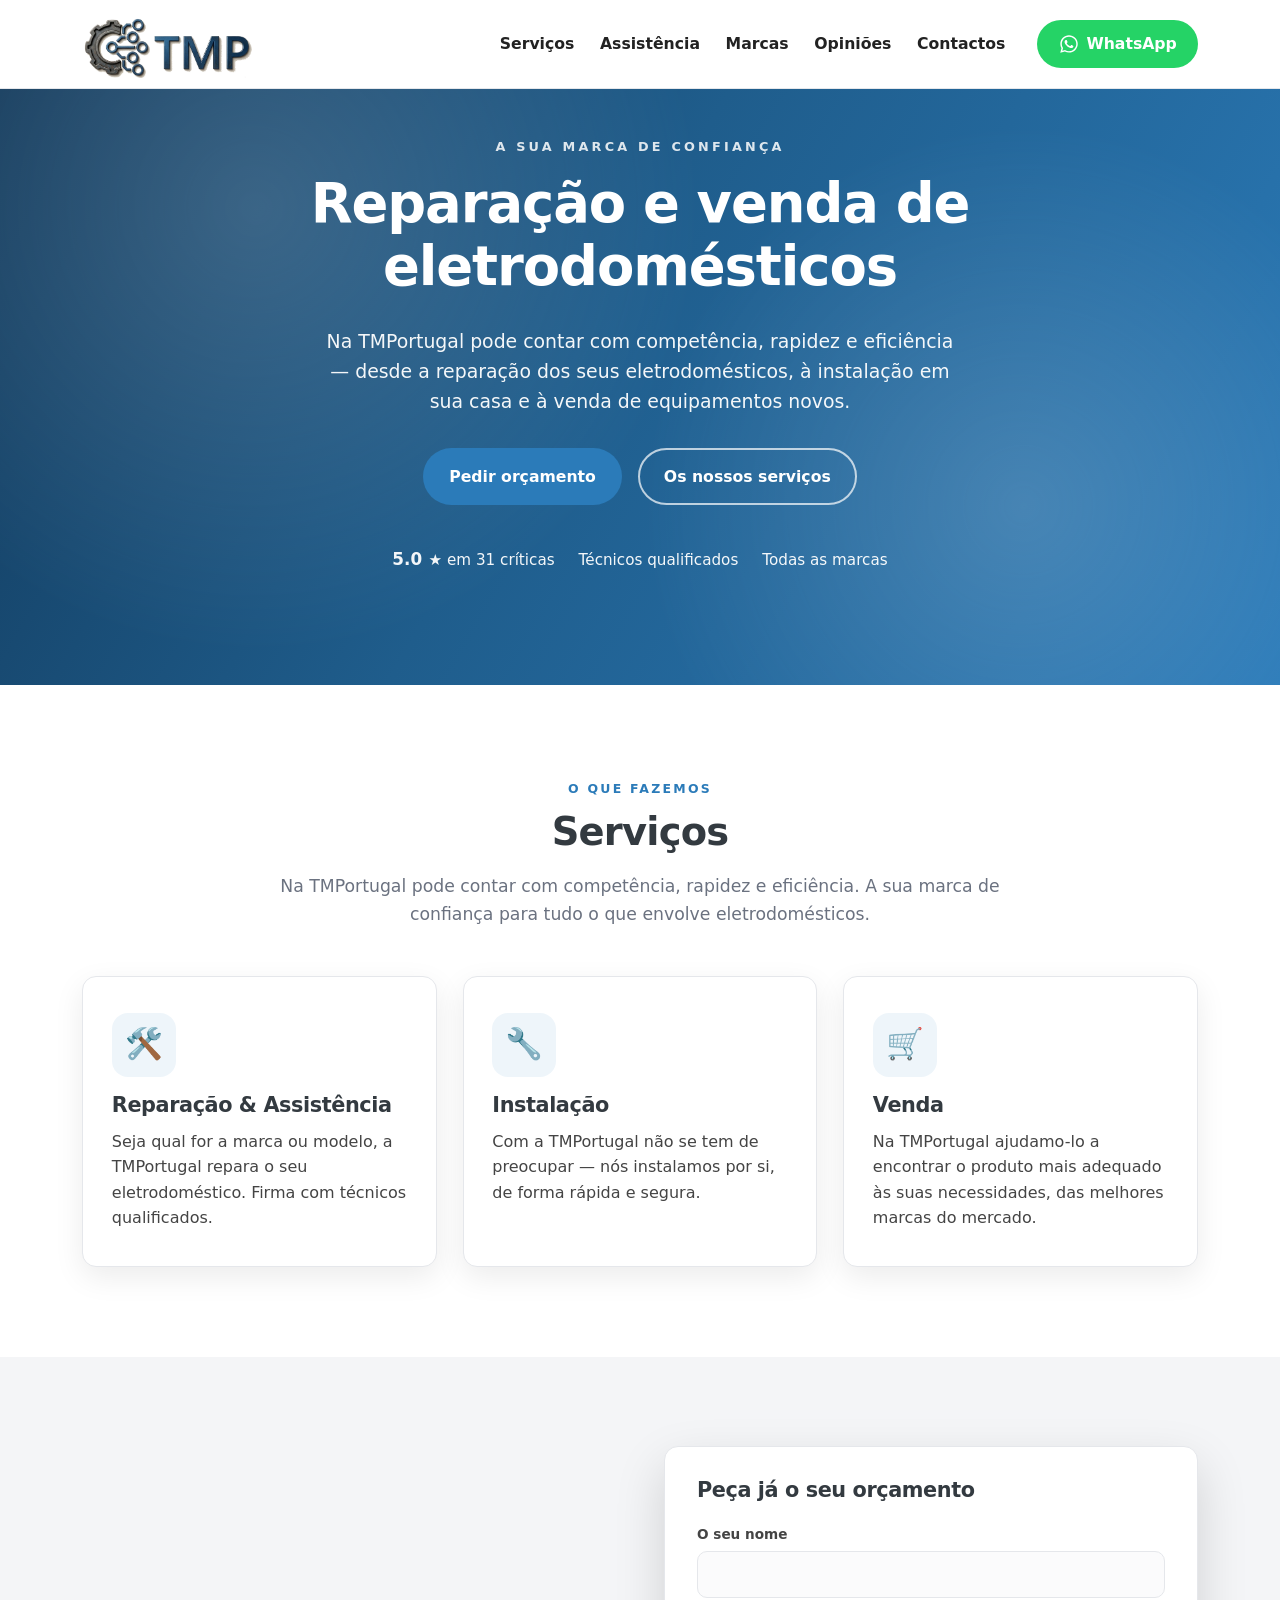
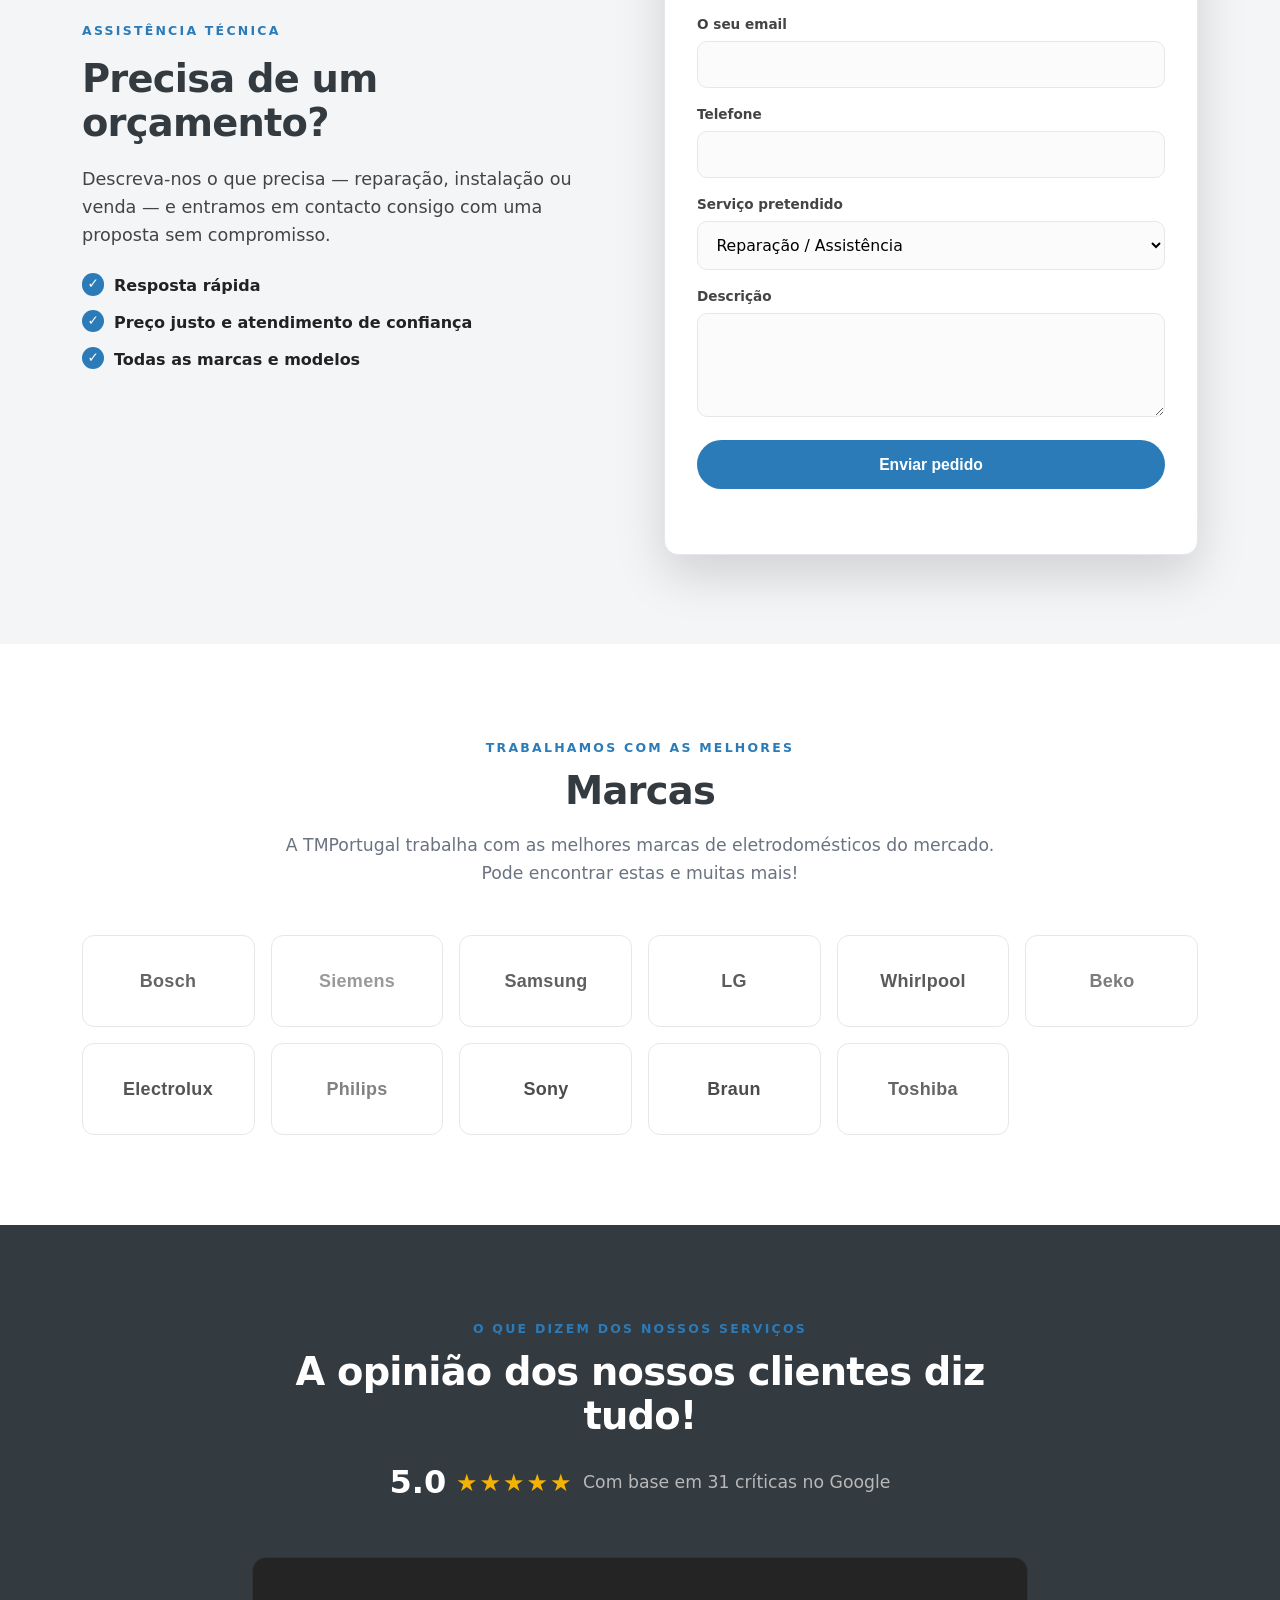
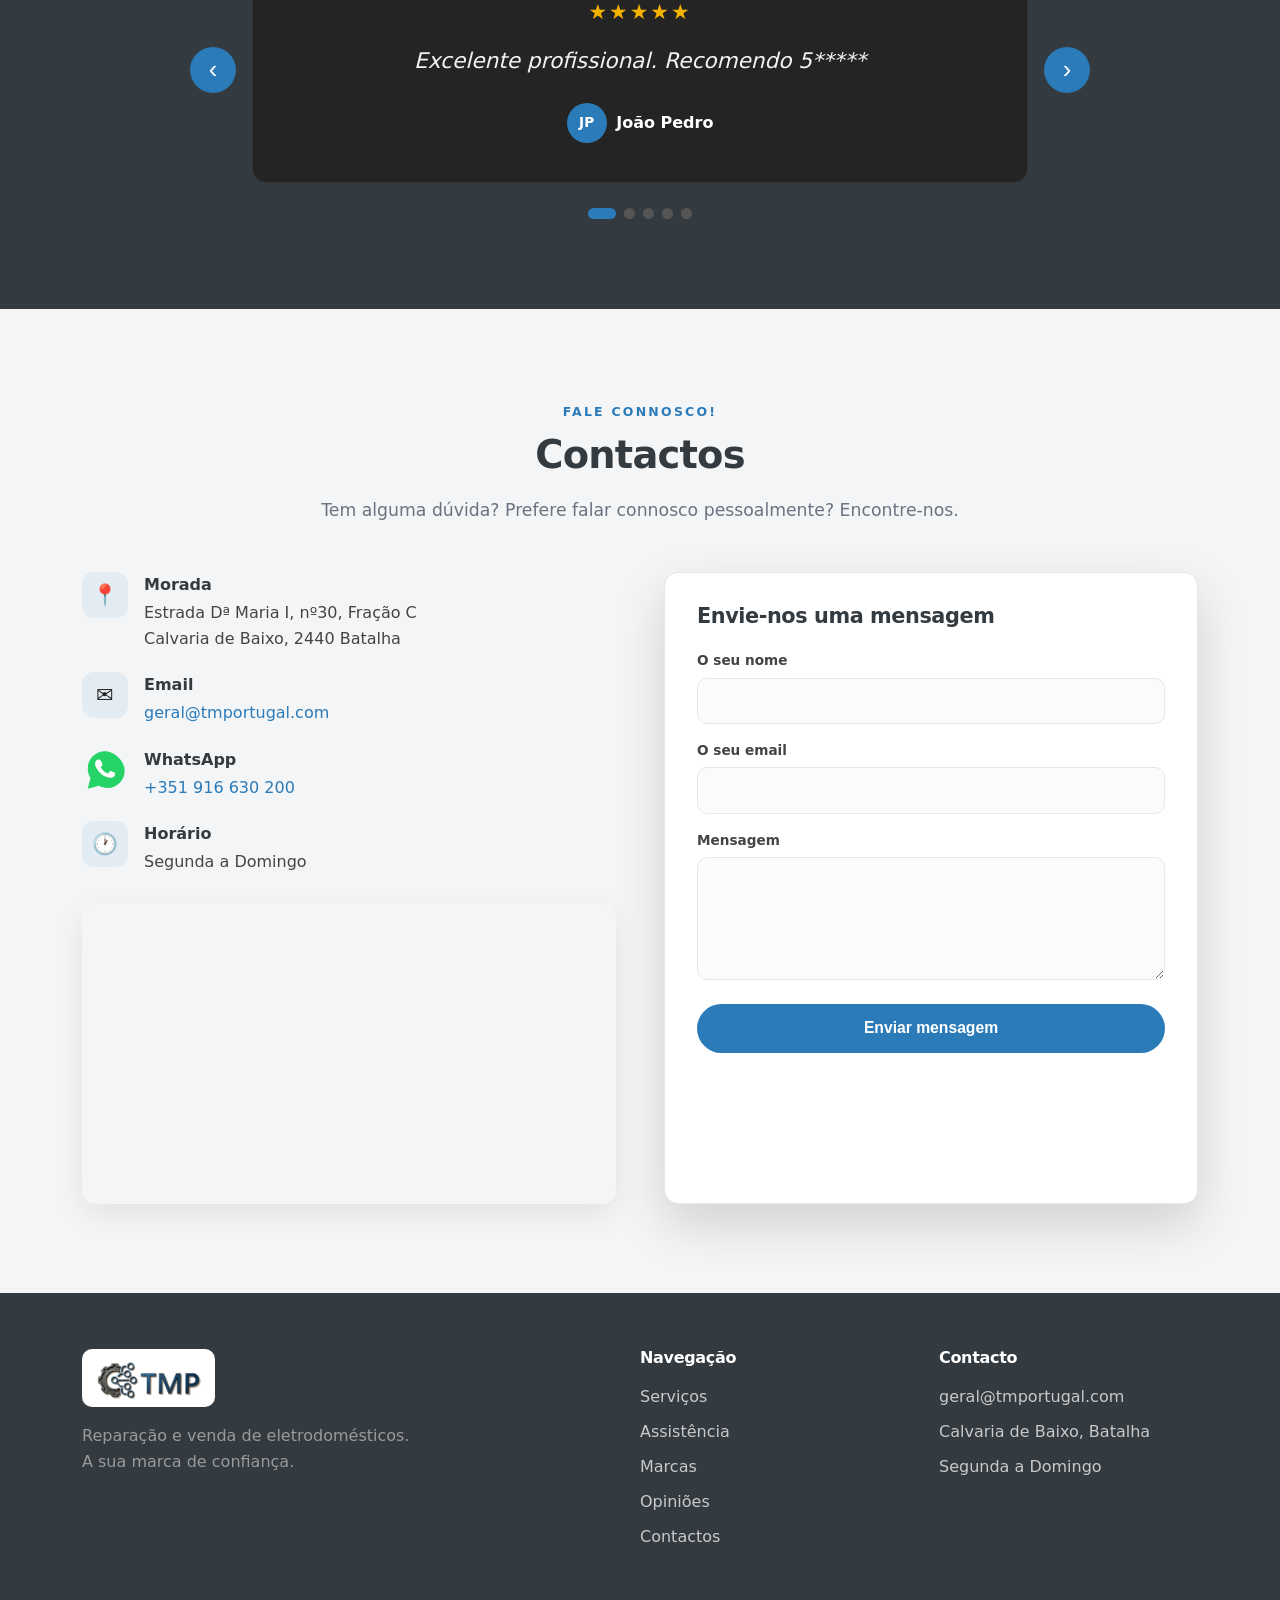
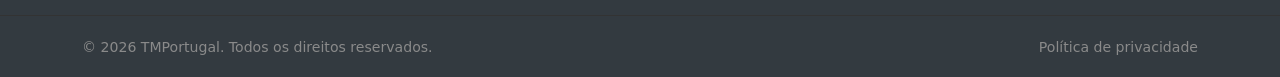
<file: index.html>
<!doctype html>
<html lang="pt">
<head>
<meta charset="utf-8">
<meta name="viewport" content="width=device-width, initial-scale=1">
<title>TMPortugal &#8211; Reparação e venda de eletrodomésticos</title>
<meta name="description" content="TMPortugal — Reparação, instalação e venda de eletrodomésticos em Batalha. Competência, rapidez e eficiência. Peça o seu orçamento.">
<link rel="icon" href="assets/img/logo-tmp.png">
<link rel="stylesheet" href="css/styles.css">
</head>
<body>

<!-- ===== HEADER ===== -->
<header class="site-header" id="top">
  <div class="container header-inner">
    <a href="#top" class="brand">
      <img src="assets/img/logo-tmp-2026.png" alt="TMPortugal" class="brand-logo">
    </a>

    <button class="nav-toggle" id="navToggle" aria-label="Abrir menu" aria-expanded="false">
      <span></span><span></span><span></span>
    </button>

    <nav class="main-nav" id="mainNav">
      <ul>
        <li><a href="#services">Serviços</a></li>
        <li><a href="#orcamentos">Assistência</a></li>
        <li><a href="#marcas">Marcas</a></li>
        <li><a href="#opinioes">Opiniões</a></li>
        <li><a href="#contactos">Contactos</a></li>
      </ul>
      <a href="https://wa.me/351916630200" target="_blank" rel="noopener" class="btn btn-wa nav-phone">
        <svg class="wa-ico" viewBox="0 0 448 512" aria-hidden="true"><path fill="currentColor" d="M380.9 97.1C339 55.1 283.2 32 223.9 32c-122.4 0-222 99.6-222 222 0 39.1 10.2 77.3 29.6 111L0 480l117.7-30.9c32.4 17.7 68.9 27 106.1 27h.1c122.3 0 224.1-99.6 224.1-222 0-59.3-25.2-115-67.2-157zM223.9 438.7c-33.2 0-65.7-8.9-94-25.7l-6.7-4-69.8 18.3L72 359.2l-4.4-7c-18.5-29.4-28.2-63.3-28.2-98.2 0-101.7 82.8-184.5 184.6-184.5 49.3 0 95.6 19.2 130.4 54.1 34.8 34.9 56.2 81.2 56.1 130.5 0 101.8-84.9 184.6-186.6 184.6zm101.2-138.2c-5.5-2.8-32.8-16.2-37.9-18-5.1-1.9-8.8-2.8-12.5 2.8-3.7 5.6-14.3 18-17.6 21.8-3.2 3.7-6.5 4.2-12 1.4-32.6-16.3-54-29.1-75.5-66-5.7-9.8 5.7-9.1 16.3-30.3 1.8-3.7.9-6.9-.5-9.7-1.4-2.8-12.5-30.1-17.1-41.2-4.5-10.8-9.1-9.3-12.5-9.5-3.2-.2-6.9-.2-10.6-.2-3.7 0-9.7 1.4-14.8 6.9-5.1 5.6-19.4 19-19.4 46.3 0 27.3 19.9 53.7 22.6 57.4 2.8 3.7 39.1 59.7 94.8 83.7 35.2 15.2 49 16.5 66.6 13.9 10.7-1.6 32.8-13.4 37.4-26.4 4.6-13 4.6-24.1 3.2-26.4-1.3-2.5-5-3.9-10.5-6.6z"/></svg>
        WhatsApp</a>
    </nav>
  </div>
</header>

<main id="site-content">

<!-- ===== HERO ===== -->
<section class="hero" id="hero">
  <div class="hero-overlay"></div>
  <div class="container hero-inner">
    <p class="hero-kicker">A sua marca de confiança</p>
    <h1>Reparação e venda de<br>eletrodomésticos</h1>
    <p class="hero-lead">Na TMPortugal pode contar com competência, rapidez e eficiência — desde a
      reparação dos seus eletrodomésticos, à instalação em sua casa e à venda de equipamentos novos.</p>
    <div class="hero-actions">
      <a href="#orcamentos" class="btn btn-primary">Pedir orçamento</a>
      <a href="#services" class="btn btn-ghost">Os nossos serviços</a>
    </div>
    <ul class="hero-badges">
      <li><strong>5.0</strong> ★ em 31 críticas</li>
      <li>Técnicos qualificados</li>
      <li>Todas as marcas</li>
    </ul>
  </div>
</section>

<!-- ===== SERVIÇOS ===== -->
<section class="section" id="services">
  <div class="container">
    <div class="section-head">
      <span class="eyebrow">O que fazemos</span>
      <h2>Serviços</h2>
      <p>Na TMPortugal pode contar com competência, rapidez e eficiência. A sua marca de confiança para
        tudo o que envolve eletrodomésticos.</p>
    </div>

    <div class="cards">
      <article class="card">
        <div class="card-icon">🛠️</div>
        <h3>Reparação &amp; Assistência</h3>
        <p>Seja qual for a marca ou modelo, a TMPortugal repara o seu eletrodoméstico. Firma com
          técnicos qualificados.</p>
      </article>

      <article class="card">
        <div class="card-icon">🔧</div>
        <h3>Instalação</h3>
        <p>Com a TMPortugal não se tem de preocupar — nós instalamos por si, de forma rápida e segura.</p>
      </article>

      <article class="card">
        <div class="card-icon">🛒</div>
        <h3>Venda</h3>
        <p>Na TMPortugal ajudamo-lo a encontrar o produto mais adequado às suas necessidades, das
          melhores marcas do mercado.</p>
      </article>
    </div>
  </div>
</section>

<!-- ===== ORÇAMENTOS / ASSISTÊNCIA ===== -->
<section class="section section-alt" id="orcamentos">
  <div class="container split">
    <div class="split-text">
      <span class="eyebrow">Assistência técnica</span>
      <h2>Precisa de um orçamento?</h2>
      <p>Descreva-nos o que precisa — reparação, instalação ou venda — e entramos em contacto
        consigo com uma proposta sem compromisso.</p>
      <ul class="checklist">
        <li>Resposta rápida</li>
        <li>Preço justo e atendimento de confiança</li>
        <li>Todas as marcas e modelos</li>
      </ul>
    </div>

    <form class="form-card" id="quoteForm" novalidate>
      <h3>Peça já o seu orçamento</h3>
      <div class="field">
        <label for="q-name">O seu nome</label>
        <input type="text" id="q-name" name="name" required autocomplete="name">
      </div>
      <div class="field">
        <label for="q-email">O seu email</label>
        <input type="email" id="q-email" name="email" required autocomplete="email">
      </div>
      <div class="field">
        <label for="q-phone">Telefone</label>
        <input type="tel" id="q-phone" name="phone" autocomplete="tel">
      </div>
      <div class="field">
        <label for="q-service">Serviço pretendido</label>
        <select id="q-service" name="service">
          <option value="Reparação">Reparação / Assistência</option>
          <option value="Instalação">Instalação</option>
          <option value="Venda">Venda de eletrodoméstico</option>
          <option value="Outro">Outro</option>
        </select>
      </div>
      <div class="field">
        <label for="q-msg">Descrição</label>
        <textarea id="q-msg" name="message" rows="4" required></textarea>
      </div>
      <!-- honeypot (anti-spam, deixar vazio) -->
      <div class="hp-field" aria-hidden="true">
        <label>Não preencher<input type="text" name="website" tabindex="-1" autocomplete="off"></label>
      </div>
      <button type="submit" class="btn btn-primary btn-block">Enviar pedido</button>
      <p class="form-status" id="quoteStatus" role="status"></p>
    </form>
  </div>
</section>

<!-- ===== MARCAS ===== -->
<section class="section" id="marcas">
  <div class="container">
    <div class="section-head">
      <span class="eyebrow">Trabalhamos com as melhores</span>
      <h2>Marcas</h2>
      <p>A TMPortugal trabalha com as melhores marcas de eletrodomésticos do mercado.
        Pode encontrar estas e muitas mais!</p>
    </div>

    <ul class="brands" aria-label="Marcas com que trabalhamos">
      <li><img src="assets/img/brands/bosch.svg" alt="Bosch" loading="lazy"></li>
      <li><img src="assets/img/brands/siemens.svg" alt="Siemens" loading="lazy"></li>
      <li><img src="assets/img/brands/samsung.svg" alt="Samsung" loading="lazy"></li>
      <li><img src="assets/img/brands/lg.svg" alt="LG" loading="lazy"></li>
      <li><img src="assets/img/brands/whirlpool.svg" alt="Whirlpool" loading="lazy"></li>
      <li><img src="assets/img/brands/beko.svg" alt="Beko" loading="lazy"></li>
      <li><img src="assets/img/brands/electrolux.svg" alt="Electrolux" loading="lazy"></li>
      <li><img src="assets/img/brands/philips.svg" alt="Philips" loading="lazy"></li>
      <li><img src="assets/img/brands/sony.svg" alt="Sony" loading="lazy"></li>
      <li><img src="assets/img/brands/braun.svg" alt="Braun" loading="lazy"></li>
      <li><img src="assets/img/brands/toshiba.svg" alt="Toshiba" loading="lazy"></li>
    </ul>
  </div>
</section>

<!-- ===== OPINIÕES ===== -->
<section class="section section-dark" id="opinioes">
  <div class="container">
    <div class="section-head">
      <span class="eyebrow">O que dizem dos nossos serviços</span>
      <h2>A opinião dos nossos clientes diz tudo!</h2>
      <p class="reviews-summary">
        <span class="rating-num">5.0</span>
        <span class="stars" aria-hidden="true">★★★★★</span>
        <span class="rating-meta">Com base em 31 críticas no Google</span>
      </p>
    </div>

    <div class="slider" id="reviewsSlider">
      <button class="slider-btn slider-prev" aria-label="Anterior">‹</button>

      <div class="slider-viewport">
        <ul class="slider-track" id="reviewsTrack">
          <li class="review">
            <div class="review-stars">★★★★★</div>
            <p class="review-text">Excelente profissional. Recomendo 5*****</p>
            <div class="review-author"><span class="avatar">JP</span> João Pedro</div>
          </li>
          <li class="review">
            <div class="review-stars">★★★★★</div>
            <p class="review-text">Maravilhoso serviço. Iremos com certeza voltar a contratá-los!</p>
            <div class="review-author"><span class="avatar">IK</span> Isaac L Koval</div>
          </li>
          <li class="review">
            <div class="review-stars">★★★★★</div>
            <p class="review-text">Serviço 5*</p>
            <div class="review-author"><span class="avatar">SR</span> Sandra Rosari</div>
          </li>
          <li class="review">
            <div class="review-stars">★★★★★</div>
            <p class="review-text">Excelente profissionalismo, bom preço, gente séria e honesta.</p>
            <div class="review-author"><span class="avatar">CC</span> Cristina Canhoto</div>
          </li>
          <li class="review">
            <div class="review-stars">★★★★★</div>
            <p class="review-text">Firma com técnicos qualificados.</p>
            <div class="review-author"><span class="avatar">CO</span> Carlos Oliveira</div>
          </li>
        </ul>
      </div>

      <button class="slider-btn slider-next" aria-label="Seguinte">›</button>
    </div>
    <div class="slider-dots" id="reviewsDots"></div>
  </div>
</section>

<!-- ===== CONTACTOS ===== -->
<section class="section section-alt" id="contactos">
  <div class="container">
    <div class="section-head">
      <span class="eyebrow">Fale connosco!</span>
      <h2>Contactos</h2>
      <p>Tem alguma dúvida? Prefere falar connosco pessoalmente? Encontre-nos.</p>
    </div>

    <div class="contact-grid">
      <div class="contact-info">
        <ul class="contact-list">
          <li>
            <span class="ci-icon">📍</span>
            <div>
              <strong>Morada</strong>
              Estrada Dª Maria I, nº30, Fração C<br>
              Calvaria de Baixo, 2440 Batalha
            </div>
          </li>
          <li>
            <span class="ci-icon">✉️</span>
            <div>
              <strong>Email</strong>
              <a href="mailto:geral@tmportugal.com">geral@tmportugal.com</a>
            </div>
          </li>
          <li>
            <span class="ci-icon ci-wa">
              <svg viewBox="0 0 32 32" xmlns="http://www.w3.org/2000/svg" aria-hidden="true">
                <path fill="#25D366" d="M16 3C9.4 3 4 8.4 4 15c0 2.4.7 4.6 1.9 6.5L4 29l7.7-2c1.8 1 3.9 1.5 6 1.5 6.6 0 12-5.4 12-12S22.6 3 16 3z"/>
                <path fill="#fff" d="M12.5 9.2c-.2-.5-.5-.5-.7-.5h-.6c-.2 0-.6.1-.9.4-.3.3-1.2 1.2-1.2 2.8s1.2 3.3 1.4 3.5c.2.2 2.4 3.7 5.9 5.1 2.9 1.1 3.5.9 4.1.9.6-.1 2-.8 2.3-1.6.3-.8.3-1.4.2-1.6-.1-.2-.3-.2-.6-.4-.3-.2-2-1-2.3-1.1-.3-.1-.5-.2-.7.2-.2.3-.8 1.1-1 1.3-.2.2-.4.2-.7.1-.3-.2-1.4-.5-2.6-1.6-1-.9-1.6-2-1.8-2.3-.2-.3 0-.5.1-.7.1-.1.3-.4.5-.6.2-.2.2-.3.3-.5.1-.2.1-.4 0-.6-.1-.2-.7-1.8-.9-2.4z"/>
              </svg>
            </span>
            <div>
              <strong>WhatsApp</strong>
              <a href="https://wa.me/351916630200" target="_blank" rel="noopener">+351 916 630 200</a>
            </div>
          </li>
          <li>
            <span class="ci-icon">🕐</span>
            <div>
              <strong>Horário</strong>
              Segunda a Domingo
            </div>
          </li>
        </ul>

        <div class="map-wrap">
          <iframe
            title="Localização TMPortugal"
            src="https://maps.google.com/maps?q=39.65038511294086,-8.862853655782535&z=17&output=embed"
            loading="lazy" referrerpolicy="no-referrer-when-downgrade"></iframe>
        </div>
      </div>

      <form class="form-card" id="contactForm" novalidate>
        <h3>Envie-nos uma mensagem</h3>
        <div class="field">
          <label for="c-name">O seu nome</label>
          <input type="text" id="c-name" name="name" required autocomplete="name">
        </div>
        <div class="field">
          <label for="c-email">O seu email</label>
          <input type="email" id="c-email" name="email" required autocomplete="email">
        </div>
        <div class="field">
          <label for="c-msg">Mensagem</label>
          <textarea id="c-msg" name="message" rows="5" required></textarea>
        </div>
        <!-- honeypot (anti-spam, deixar vazio) -->
        <div class="hp-field" aria-hidden="true">
          <label>Não preencher<input type="text" name="website" tabindex="-1" autocomplete="off"></label>
        </div>
        <button type="submit" class="btn btn-primary btn-block">Enviar mensagem</button>
        <p class="form-status" id="contactStatus" role="status"></p>
      </form>
    </div>
  </div>
</section>

</main>

<!-- ===== FOOTER ===== -->
<footer class="site-footer">
  <div class="container footer-inner">
    <div class="footer-brand">
      <img src="assets/img/logo-tmp-2026.png" alt="TMPortugal" class="footer-logo">
      <p>Reparação e venda de eletrodomésticos.<br>A sua marca de confiança.</p>
    </div>
    <div class="footer-links">
      <h4>Navegação</h4>
      <ul>
        <li><a href="#services">Serviços</a></li>
        <li><a href="#orcamentos">Assistência</a></li>
        <li><a href="#marcas">Marcas</a></li>
        <li><a href="#opinioes">Opiniões</a></li>
        <li><a href="#contactos">Contactos</a></li>
      </ul>
    </div>
    <div class="footer-links">
      <h4>Contacto</h4>
      <ul>
        <li><a href="mailto:geral@tmportugal.com">geral@tmportugal.com</a></li>
        <li>Calvaria de Baixo, Batalha</li>
        <li>Segunda a Domingo</li>
      </ul>
    </div>
  </div>
  <div class="footer-bottom">
    <div class="container footer-bottom-inner">
      <span>&copy; <span id="year"></span> TMPortugal. Todos os direitos reservados.</span>
      <a href="privacidade.html">Política de privacidade</a>
    </div>
  </div>
</footer>

<script src="js/main.js"></script>
</body>
</html>
</file>
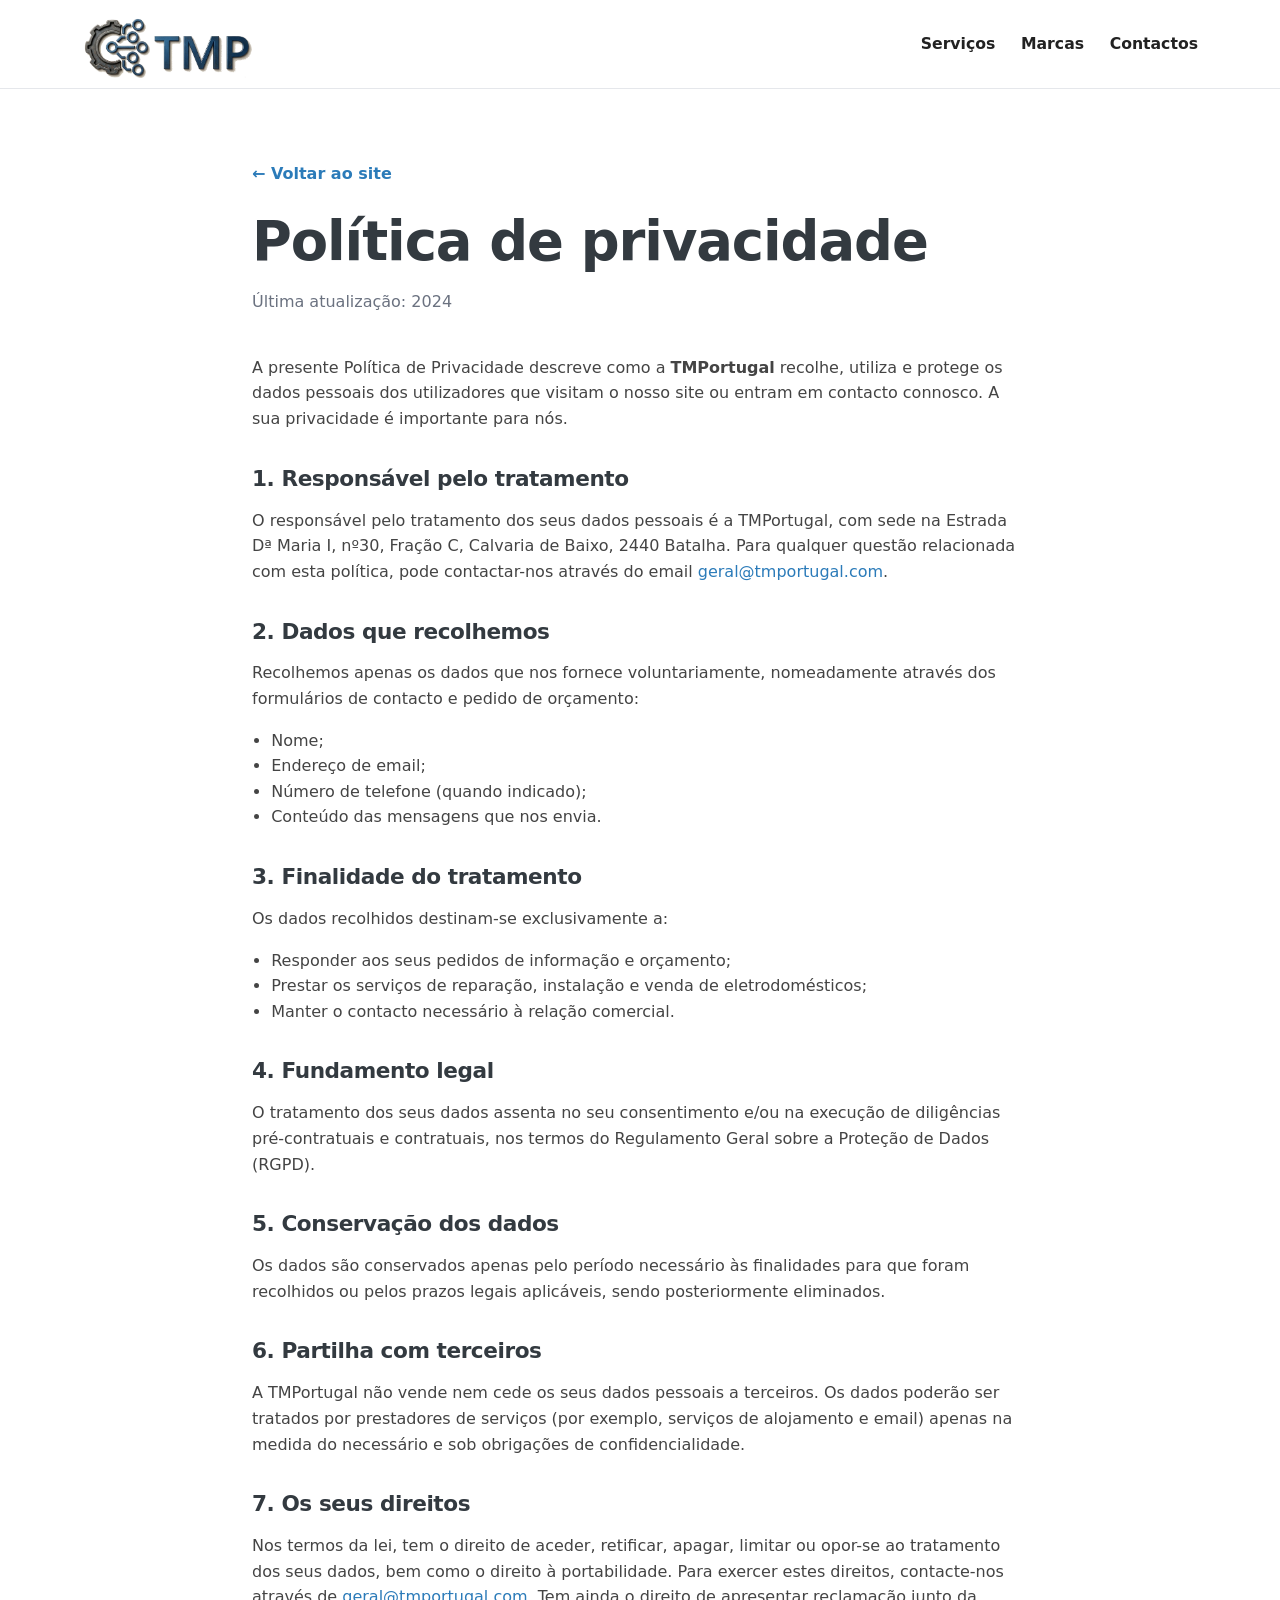
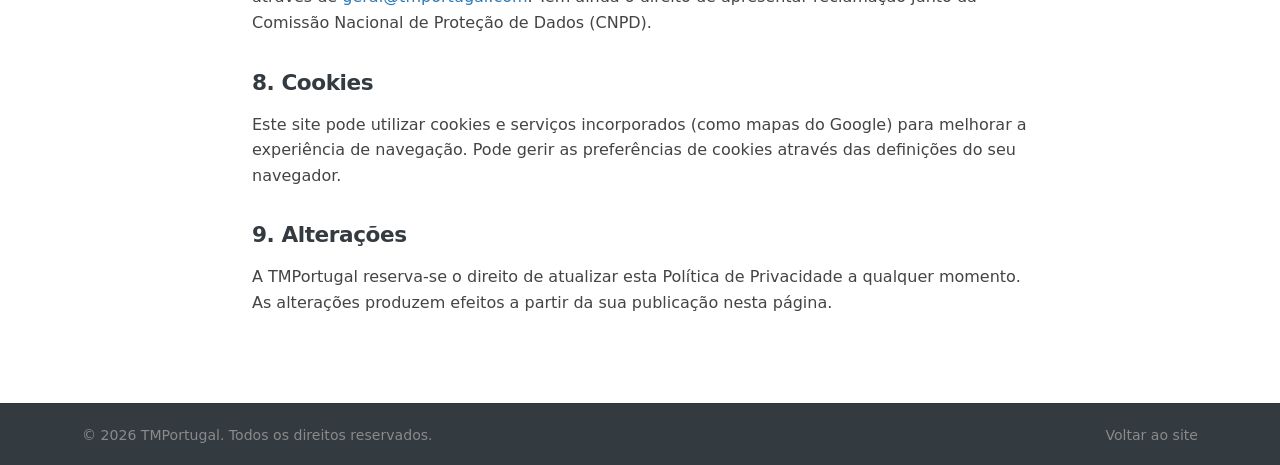
<file: privacidade.html>
<!doctype html>
<html lang="pt">
<head>
<meta charset="utf-8">
<meta name="viewport" content="width=device-width, initial-scale=1">
<title>Política de privacidade &#8211; TMPortugal</title>
<meta name="description" content="Política de privacidade da TMPortugal — como tratamos os seus dados pessoais.">
<link rel="icon" href="assets/img/logo-tmp.png">
<link rel="stylesheet" href="css/styles.css">
<style>
  .legal{max-width:820px;margin:0 auto;padding:clamp(2.5rem,6vw,4.5rem) 22px}
  .legal h1{margin-bottom:.3rem}
  .legal .updated{color:var(--gray-500);margin-bottom:2.5rem}
  .legal h2{font-size:1.35rem;margin-top:2.2rem}
  .legal p,.legal li{color:var(--gray-700)}
  .legal ul{padding-left:1.2rem}
  .back-link{display:inline-block;margin-bottom:1.5rem;font-weight:700}
</style>
</head>
<body>

<header class="site-header" id="top">
  <div class="container header-inner">
    <a href="index.html" class="brand"><img src="assets/img/logo-tmp-2026.png" alt="TMPortugal" class="brand-logo"></a>
    <nav class="main-nav" id="mainNav">
      <ul>
        <li><a href="index.html#services">Serviços</a></li>
        <li><a href="index.html#marcas">Marcas</a></li>
        <li><a href="index.html#contactos">Contactos</a></li>
      </ul>
    </nav>
  </div>
</header>

<main>
  <article class="legal">
    <a href="index.html" class="back-link">&larr; Voltar ao site</a>
    <h1>Política de privacidade</h1>
    <p class="updated">Última atualização: 2024</p>

    <p>A presente Política de Privacidade descreve como a <strong>TMPortugal</strong> recolhe, utiliza e
      protege os dados pessoais dos utilizadores que visitam o nosso site ou entram em contacto connosco.
      A sua privacidade é importante para nós.</p>

    <h2>1. Responsável pelo tratamento</h2>
    <p>O responsável pelo tratamento dos seus dados pessoais é a TMPortugal, com sede na Estrada Dª Maria I,
      nº30, Fração C, Calvaria de Baixo, 2440 Batalha. Para qualquer questão relacionada com esta política,
      pode contactar-nos através do email <a href="mailto:geral@tmportugal.com">geral@tmportugal.com</a>.</p>

    <h2>2. Dados que recolhemos</h2>
    <p>Recolhemos apenas os dados que nos fornece voluntariamente, nomeadamente através dos formulários de
      contacto e pedido de orçamento:</p>
    <ul>
      <li>Nome;</li>
      <li>Endereço de email;</li>
      <li>Número de telefone (quando indicado);</li>
      <li>Conteúdo das mensagens que nos envia.</li>
    </ul>

    <h2>3. Finalidade do tratamento</h2>
    <p>Os dados recolhidos destinam-se exclusivamente a:</p>
    <ul>
      <li>Responder aos seus pedidos de informação e orçamento;</li>
      <li>Prestar os serviços de reparação, instalação e venda de eletrodomésticos;</li>
      <li>Manter o contacto necessário à relação comercial.</li>
    </ul>

    <h2>4. Fundamento legal</h2>
    <p>O tratamento dos seus dados assenta no seu consentimento e/ou na execução de diligências pré-contratuais
      e contratuais, nos termos do Regulamento Geral sobre a Proteção de Dados (RGPD).</p>

    <h2>5. Conservação dos dados</h2>
    <p>Os dados são conservados apenas pelo período necessário às finalidades para que foram recolhidos ou pelos
      prazos legais aplicáveis, sendo posteriormente eliminados.</p>

    <h2>6. Partilha com terceiros</h2>
    <p>A TMPortugal não vende nem cede os seus dados pessoais a terceiros. Os dados poderão ser tratados por
      prestadores de serviços (por exemplo, serviços de alojamento e email) apenas na medida do necessário e
      sob obrigações de confidencialidade.</p>

    <h2>7. Os seus direitos</h2>
    <p>Nos termos da lei, tem o direito de aceder, retificar, apagar, limitar ou opor-se ao tratamento dos seus
      dados, bem como o direito à portabilidade. Para exercer estes direitos, contacte-nos através de
      <a href="mailto:geral@tmportugal.com">geral@tmportugal.com</a>. Tem ainda o direito de apresentar
      reclamação junto da Comissão Nacional de Proteção de Dados (CNPD).</p>

    <h2>8. Cookies</h2>
    <p>Este site pode utilizar cookies e serviços incorporados (como mapas do Google) para melhorar a
      experiência de navegação. Pode gerir as preferências de cookies através das definições do seu navegador.</p>

    <h2>9. Alterações</h2>
    <p>A TMPortugal reserva-se o direito de atualizar esta Política de Privacidade a qualquer momento. As
      alterações produzem efeitos a partir da sua publicação nesta página.</p>
  </article>
</main>

<footer class="site-footer">
  <div class="footer-bottom">
    <div class="container footer-bottom-inner">
      <span>&copy; <span id="year"></span> TMPortugal. Todos os direitos reservados.</span>
      <a href="index.html">Voltar ao site</a>
    </div>
  </div>
</footer>
<script src="js/main.js"></script>
</body>
</html>
</file>
<file: css/styles.css>
/* ===== TMPortugal — stylesheet ===== */
:root{
  --blue:#2b7bb9;        /* logo blue */
  --blue-dark:#1f5d8c;
  --blue-darker:#123a5c;
  --dark:#333a40;        /* logo charcoal */
  --gray-900:#222;
  --gray-700:#444;
  --gray-500:#6b7280;
  --gray-200:#e5e7eb;
  --gray-100:#f4f5f7;
  --white:#fff;
  --radius:14px;
  --shadow:0 10px 30px rgba(0,0,0,.08);
  --shadow-lg:0 20px 50px rgba(0,0,0,.15);
  --maxw:1160px;
  --ff: system-ui,-apple-system,"Segoe UI",Roboto,Helvetica,Arial,sans-serif;
}

*{box-sizing:border-box}
html{scroll-behavior:smooth}
body{
  margin:0;font-family:var(--ff);color:var(--gray-900);
  line-height:1.6;background:var(--white);-webkit-font-smoothing:antialiased;
}
img{max-width:100%;display:block}
a{color:var(--blue);text-decoration:none}
h1,h2,h3,h4{line-height:1.15;margin:0 0 .5em;color:var(--dark);font-weight:800;letter-spacing:-.02em}
h1{font-size:clamp(2.1rem,5vw,3.4rem)}
h2{font-size:clamp(1.7rem,3.5vw,2.4rem)}
.container{width:100%;max-width:var(--maxw);margin:0 auto;padding:0 22px}

/* ===== Buttons ===== */
.btn{
  display:inline-flex;align-items:center;justify-content:center;gap:.5em;
  padding:.85rem 1.5rem;border-radius:999px;font-weight:700;font-size:.98rem;
  border:2px solid transparent;cursor:pointer;transition:.2s ease;white-space:nowrap;
}
.btn-primary{background:var(--blue);color:#fff}
.btn-primary:hover{background:var(--blue-dark);transform:translateY(-2px)}
.btn-ghost{background:transparent;color:#fff;border-color:rgba(255,255,255,.7)}
.btn-ghost:hover{background:rgba(255,255,255,.15)}
.btn-phone{background:var(--blue);color:#fff;padding:.6rem 1.2rem}
.btn-phone:hover{background:var(--blue-dark)}
.btn-wa{background:#25D366;color:#fff;padding:.6rem 1.2rem}
.btn-wa:hover{background:#1da851}
.wa-ico{width:20px;height:20px;flex:0 0 auto}
.btn-block{width:100%}

/* ===== Header ===== */
.site-header{
  position:sticky;top:0;z-index:50;background:rgba(255,255,255,.96);
  backdrop-filter:saturate(180%) blur(8px);border-bottom:1px solid var(--gray-200);
}
.header-inner{display:flex;align-items:center;justify-content:space-between;height:88px}
.brand-logo{height:68px;width:auto;display:block}
.main-nav{display:flex;align-items:center;gap:2rem}
.main-nav ul{display:flex;gap:1.6rem;list-style:none;margin:0;padding:0}
.main-nav a{color:var(--gray-900);font-weight:600;font-size:.98rem;position:relative}
.main-nav ul a::after{
  content:"";position:absolute;left:0;bottom:-6px;height:2px;width:0;background:var(--blue);transition:.2s
}
.main-nav ul a:hover::after{width:100%}
.main-nav a.nav-phone{color:#fff}

.nav-toggle{display:none;flex-direction:column;gap:5px;background:none;border:0;cursor:pointer;padding:8px}
.nav-toggle span{width:26px;height:3px;background:var(--dark);border-radius:2px;transition:.25s}
.nav-toggle[aria-expanded="true"] span:nth-child(1){transform:translateY(8px) rotate(45deg)}
.nav-toggle[aria-expanded="true"] span:nth-child(2){opacity:0}
.nav-toggle[aria-expanded="true"] span:nth-child(3){transform:translateY(-8px) rotate(-45deg)}

/* ===== Hero ===== */
.hero{
  position:relative;color:#fff;text-align:center;
  background:linear-gradient(120deg,#123a5c 0%,#1f5d8c 45%,#2b7bb9 100%);
  padding:clamp(1.5rem,4vw,3rem) 0 clamp(3.5rem,9vw,7rem);overflow:hidden;
}
.hero-overlay{
  position:absolute;inset:0;opacity:.15;
  background:radial-gradient(circle at 20% 20%,#fff 0,transparent 40%),
             radial-gradient(circle at 80% 70%,#fff 0,transparent 35%);
}
.hero-inner{position:relative;max-width:820px}
.hero-kicker{text-transform:uppercase;letter-spacing:.25em;font-weight:700;font-size:.8rem;opacity:.85;margin:0 0 1rem}
.hero h1{color:#fff}
.hero-lead{font-size:1.18rem;opacity:.95;max-width:640px;margin:1.2rem auto 2rem}
.hero-actions{display:flex;gap:1rem;justify-content:center;flex-wrap:wrap}
.hero-badges{
  list-style:none;display:flex;gap:1.5rem;justify-content:center;flex-wrap:wrap;
  margin:2.6rem 0 0;padding:0;font-size:.95rem;opacity:.95
}
.hero-badges li{display:flex;align-items:center;gap:.4rem}
.hero-badges strong{font-size:1.05rem}

/* ===== Sections ===== */
.section{padding:clamp(3.5rem,7vw,6rem) 0}
.section-alt{background:var(--gray-100)}
.section-dark{background:var(--dark);color:#eaeaea}
.section-dark h2{color:#fff}
.section-head{max-width:720px;margin:0 auto 3rem;text-align:center}
.section-head p{color:var(--gray-500);font-size:1.08rem}
.section-dark .section-head p{color:#b8b8b8}
.eyebrow{
  display:inline-block;text-transform:uppercase;letter-spacing:.18em;font-size:.78rem;
  font-weight:800;color:var(--blue);margin-bottom:.7rem
}

/* ===== Cards ===== */
.cards{display:grid;grid-template-columns:repeat(3,1fr);gap:1.6rem}
.card{
  background:#fff;border:1px solid var(--gray-200);border-radius:var(--radius);
  padding:2.2rem 1.8rem;box-shadow:var(--shadow);transition:.25s;
}
.card:hover{transform:translateY(-6px);box-shadow:var(--shadow-lg);border-color:transparent}
.card-icon{
  width:64px;height:64px;border-radius:16px;background:rgba(43,123,185,.08);
  display:flex;align-items:center;justify-content:center;font-size:1.9rem;margin-bottom:1.1rem
}
.card h3{font-size:1.3rem}
.card p{color:var(--gray-700);margin:0}

/* ===== Split (orçamentos) ===== */
.split{display:grid;grid-template-columns:1fr 1fr;gap:3rem;align-items:center}
.split-text h2{margin-top:.3rem}
.split-text p{color:var(--gray-700);font-size:1.1rem}
.checklist{list-style:none;padding:0;margin:1.5rem 0 0}
.checklist li{position:relative;padding-left:2rem;margin-bottom:.7rem;font-weight:600}
.checklist li::before{
  content:"✓";position:absolute;left:0;top:0;width:1.4rem;height:1.4rem;
  background:var(--blue);color:#fff;border-radius:50%;font-size:.85rem;
  display:flex;align-items:center;justify-content:center
}

/* ===== Forms ===== */
.form-card{
  background:#fff;border-radius:var(--radius);padding:2rem;box-shadow:var(--shadow-lg);
  border:1px solid var(--gray-200)
}
.form-card h3{font-size:1.3rem;margin-bottom:1.3rem}
.field{margin-bottom:1rem}
.field label{display:block;font-size:.85rem;font-weight:700;margin-bottom:.35rem;color:var(--gray-700)}
.field input,.field select,.field textarea{
  width:100%;padding:.8rem .9rem;border:1.5px solid var(--gray-200);border-radius:10px;
  font-family:inherit;font-size:.98rem;background:#fbfbfc;transition:.15s
}
.field input:focus,.field select:focus,.field textarea:focus{
  outline:none;border-color:var(--blue);background:#fff;box-shadow:0 0 0 3px rgba(43,123,185,.12)
}
.field textarea{resize:vertical}
.field input.invalid,.field select.invalid,.field textarea.invalid{border-color:#d13636;background:#fff6f6}
.form-status{margin:.9rem 0 0;font-weight:600;font-size:.92rem;min-height:1.2em}
.form-status.ok{color:#177245}
.form-status.err{color:#d13636}
/* reCAPTCHA + honeypot */
.captcha-wrap{margin:.4rem 0 1rem}
.hp-field{position:absolute!important;left:-9999px;top:-9999px;width:1px;height:1px;overflow:hidden}

/* ===== Brands ===== */
.brands{
  list-style:none;padding:0;margin:0;display:grid;
  grid-template-columns:repeat(auto-fill,minmax(150px,1fr));gap:1rem
}
.brands li{
  display:flex;align-items:center;justify-content:center;height:92px;
  background:#fff;border:1px solid var(--gray-200);border-radius:12px;
  transition:.2s;text-align:center;padding:1rem 1.2rem
}
.brands li img{max-height:44px;max-width:100%;width:auto;filter:grayscale(1);opacity:.75;transition:.2s}
.brands li:hover{border-color:var(--blue);transform:translateY(-4px);box-shadow:var(--shadow)}
.brands li:hover img{filter:none;opacity:1}

/* ===== Reviews ===== */
.reviews-summary{display:flex;align-items:center;justify-content:center;gap:.6rem;flex-wrap:wrap;font-size:1.05rem}
.rating-num{font-size:2rem;font-weight:800;color:#fff}
.stars{color:#f5b301;font-size:1.5rem;letter-spacing:2px}
.rating-meta{color:#b8b8b8}
.slider{display:flex;align-items:center;gap:1rem;max-width:900px;margin:0 auto}
.slider-viewport{overflow:hidden;flex:1}
.slider-track{display:flex;list-style:none;margin:0;padding:0;transition:transform .45s ease}
.review{
  min-width:100%;box-sizing:border-box;background:#242424;border:1px solid #333;
  border-radius:var(--radius);padding:2.4rem;text-align:center
}
.review-stars{color:#f5b301;font-size:1.3rem;letter-spacing:2px;margin-bottom:1rem}
.review-text{font-size:1.35rem;font-style:italic;color:#f2f2f2;margin:0 0 1.6rem;line-height:1.5}
.review-author{display:flex;align-items:center;justify-content:center;gap:.6rem;font-weight:700;color:#fff}
.avatar{
  width:40px;height:40px;border-radius:50%;background:var(--blue);color:#fff;
  display:inline-flex;align-items:center;justify-content:center;font-size:.85rem;font-weight:800
}
.review-when{color:#9a9a9a;font-weight:500;font-size:.9rem}
.slider-btn{
  flex:0 0 auto;width:46px;height:46px;border-radius:50%;border:0;cursor:pointer;
  background:var(--blue);color:#fff;font-size:1.6rem;line-height:1;transition:.2s
}
.slider-btn:hover{background:var(--blue-dark);transform:scale(1.08)}
.slider-dots{display:flex;gap:.5rem;justify-content:center;margin-top:1.6rem}
.slider-dots button{
  width:11px;height:11px;border-radius:50%;border:0;background:#555;cursor:pointer;padding:0;transition:.2s
}
.slider-dots button.active{background:var(--blue);width:28px;border-radius:6px}

/* ===== Contact ===== */
.contact-grid{display:grid;grid-template-columns:1fr 1fr;gap:3rem}
.contact-list{list-style:none;padding:0;margin:0 0 1.8rem}
.contact-list li{display:flex;gap:1rem;margin-bottom:1.3rem}
.ci-icon{
  flex:0 0 auto;width:46px;height:46px;border-radius:12px;background:rgba(43,123,185,.08);
  display:flex;align-items:center;justify-content:center;font-size:1.3rem
}
.ci-icon.ci-wa{background:none;border-radius:0}
.ci-icon.ci-wa svg{width:46px;height:46px;display:block}
.ci-wa-link{display:inline-flex;align-items:center;gap:.4rem}
.contact-list strong{display:block;margin-bottom:.15rem;color:var(--dark)}
.contact-list div{color:var(--gray-700)}
.map-wrap{border-radius:var(--radius);overflow:hidden;box-shadow:var(--shadow);height:300px}
.map-wrap iframe{width:100%;height:100%;border:0}

/* ===== Footer ===== */
.site-footer{background:var(--dark);color:#c9c9c9}
.footer-inner{display:grid;grid-template-columns:2fr 1fr 1fr;gap:2.5rem;padding:3.5rem 22px}
.footer-logo{height:58px;background:#fff;padding:8px 14px;border-radius:10px;margin-bottom:1rem}
.footer-brand p{margin:0;color:#9a9a9a}
.footer-links h4{color:#fff;font-size:1rem;margin-bottom:1rem}
.footer-links ul{list-style:none;padding:0;margin:0}
.footer-links li{margin-bottom:.6rem}
.footer-links a{color:#c9c9c9}
.footer-links a:hover{color:#fff}
.footer-bottom{border-top:1px solid #333}
.footer-bottom-inner{display:flex;justify-content:space-between;align-items:center;padding:1.2rem 22px;font-size:.88rem;color:#8a8a8a;flex-wrap:wrap;gap:.5rem}
.footer-bottom-inner a{color:#8a8a8a}
.footer-bottom-inner a:hover{color:#fff}

/* ===== Responsive ===== */
@media(max-width:860px){
  .nav-toggle{display:flex}
  .main-nav{
    position:fixed;inset:88px 0 auto 0;background:#fff;flex-direction:column;
    gap:0;padding:1rem 0 1.5rem;border-bottom:1px solid var(--gray-200);
    box-shadow:var(--shadow);transform:translateY(-140%);transition:transform .3s ease;
  }
  .main-nav.open{transform:translateY(0)}
  .main-nav ul{flex-direction:column;gap:0;width:100%}
  .main-nav ul li{width:100%}
  .main-nav ul a{display:block;padding:.9rem 22px}
  .nav-phone{margin:.8rem 22px 0}
  .cards{grid-template-columns:1fr}
  .split,.contact-grid{grid-template-columns:1fr}
  .footer-inner{grid-template-columns:1fr}
}
</file>
